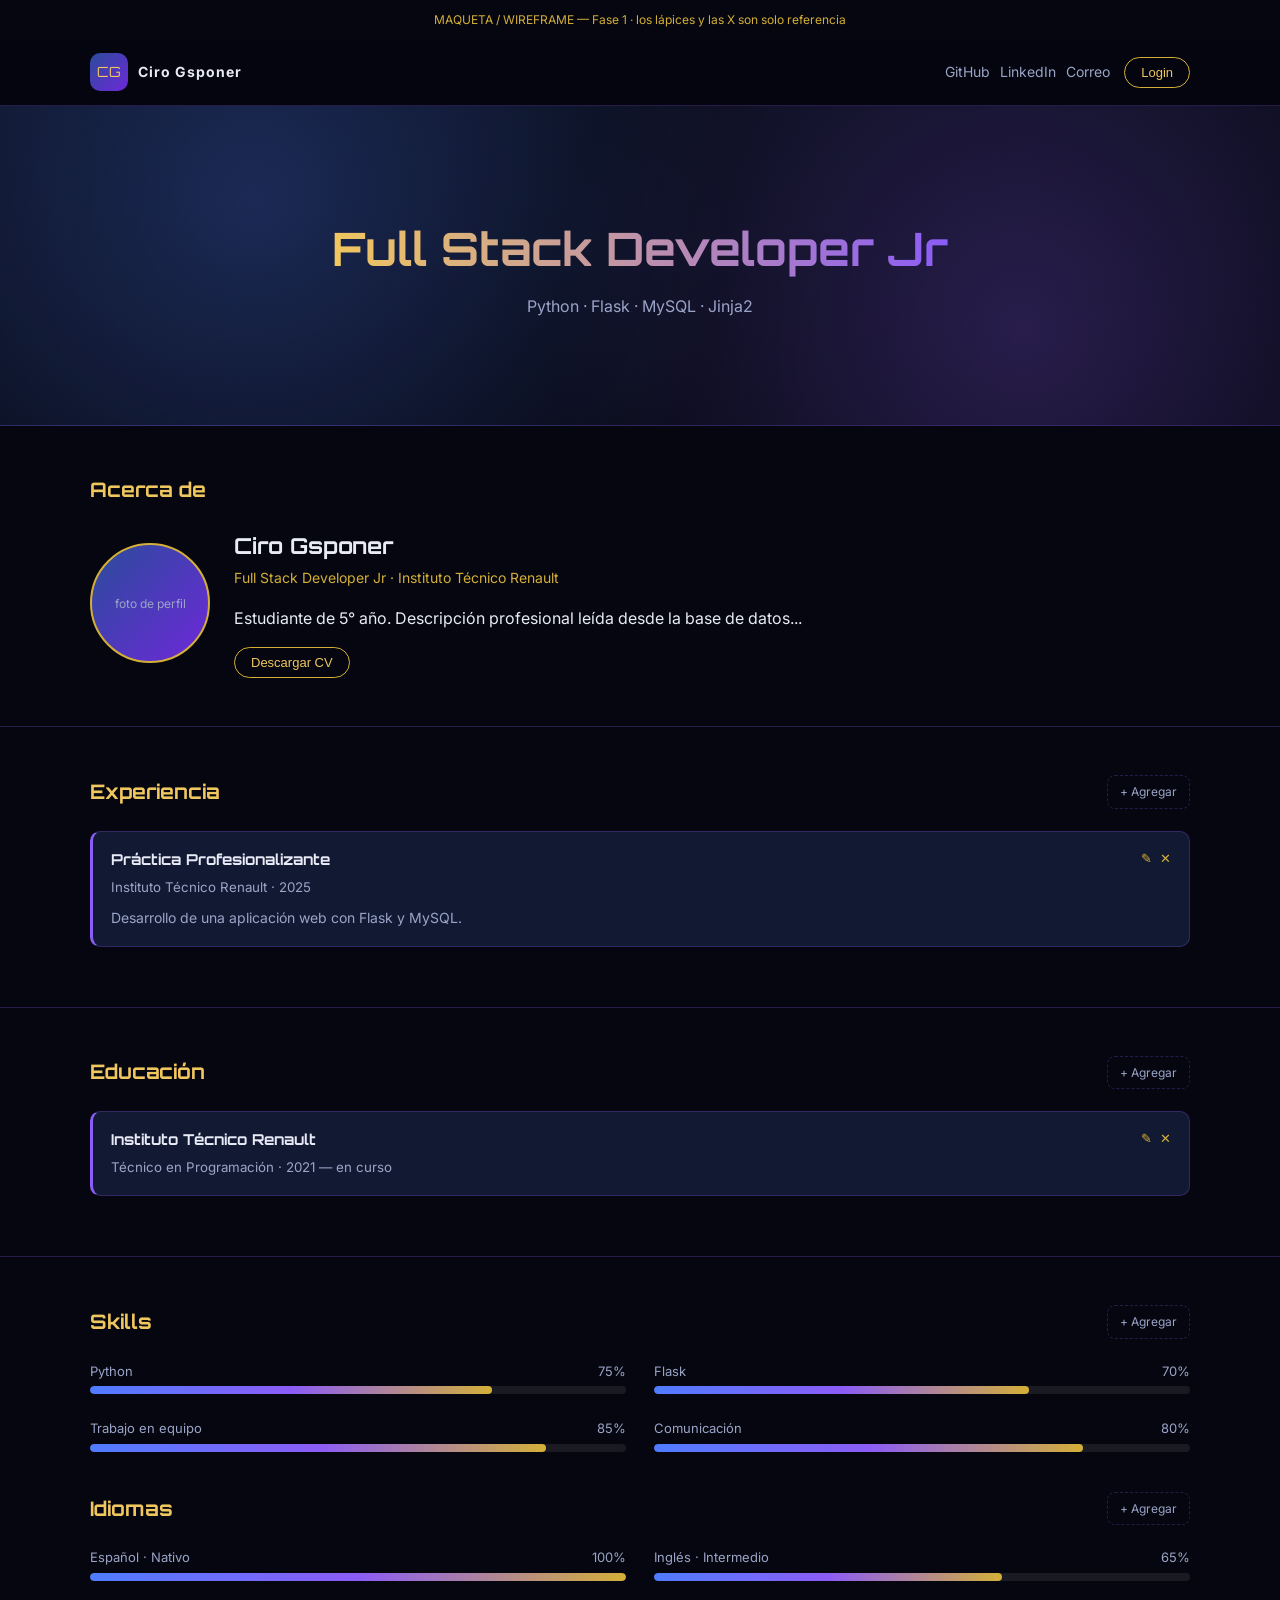
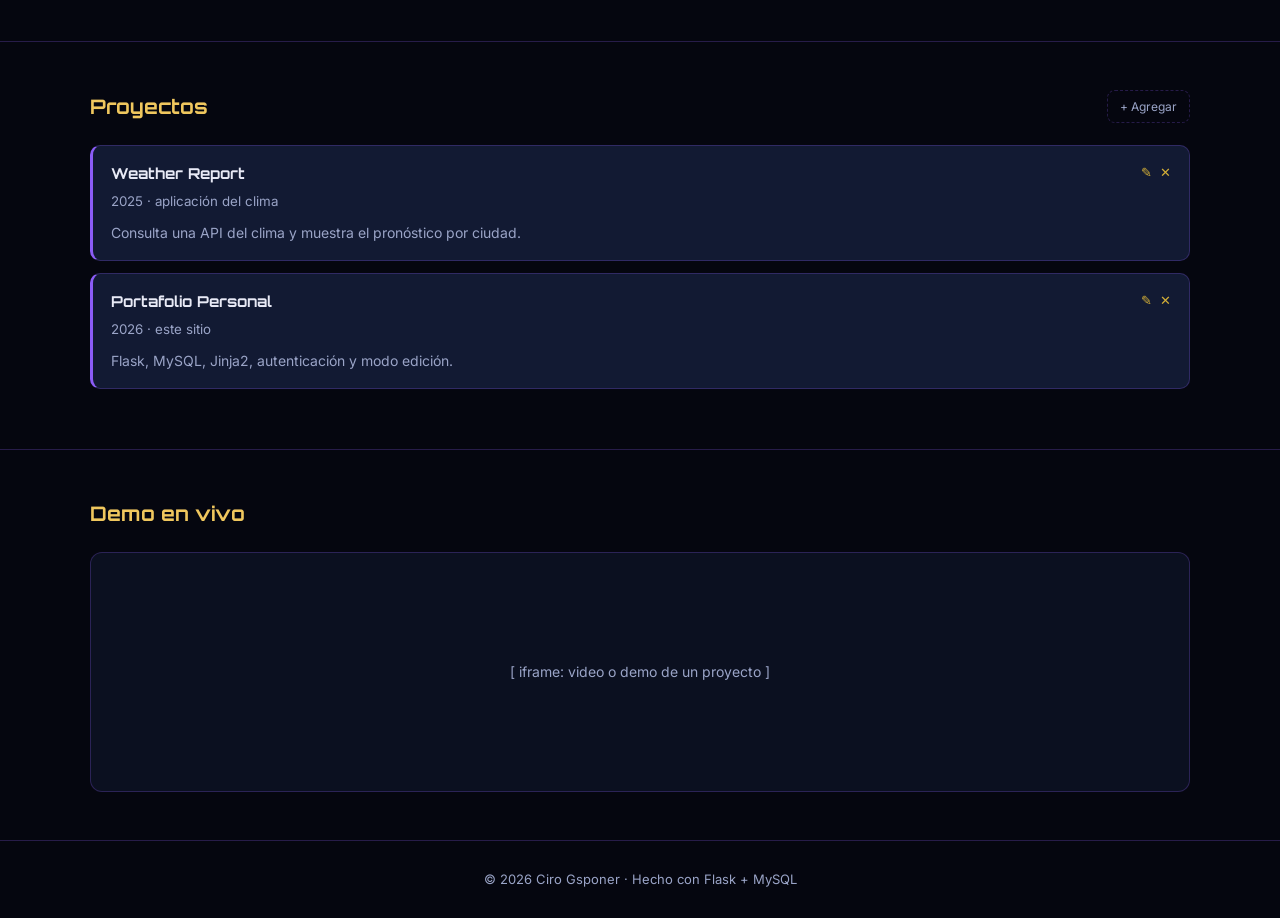
<file: docs/wireframe.html>
<!DOCTYPE html>
<html lang="es">
<head>
  <meta charset="UTF-8">
  <meta name="viewport" content="width=device-width, initial-scale=1.0">
  <title>Wireframe — Portfolio Ciro Gsponer</title>

  <!-- Tipografías previstas para la Fase 3 -->
  <link rel="preconnect" href="https://fonts.googleapis.com">
  <link rel="preconnect" href="https://fonts.gstatic.com" crossorigin>
  <link href="https://fonts.googleapis.com/css2?family=Inter:wght@400;600&family=Orbitron:wght@600;800&display=swap" rel="stylesheet">

  <!--
    MAQUETA ESTÁTICA (Fase 1).
    No es la plantilla final: sirve para acordar el layout y la paleta.
  -->
  <style>
    /* Variables de color: un solo lugar para toda la paleta nocturna */
    :root {
      --fondo: #05060f;
      --fondo-2: #0b1020;
      --tarjeta: #121a33;
      --azul: #2b4c9b;
      --azul-acento: #4f7cff;
      --morado: #6d28d9;
      --morado-claro: #8b5cf6;
      --dorado: #d4af37;
      --dorado-claro: #f0c75e;
      --texto: #e8eaf6;
      --texto-suave: #9aa4c7;
      --borde: rgba(139, 92, 246, 0.25);
    }

    * { box-sizing: border-box; }

    body {
      margin: 0;
      background: var(--fondo);
      color: var(--texto);
      font-family: 'Inter', Arial, sans-serif;
      line-height: 1.6;
    }

    h1, h2, h3 { font-family: 'Orbitron', Arial, sans-serif; }

    .contenedor {
      width: min(1100px, 92%);
      margin: 0 auto;
    }

    /* ---------- HEADER ---------- */
    header {
      position: sticky;
      top: 0;
      z-index: 10;
      background: rgba(5, 6, 15, 0.9);
      border-bottom: 1px solid var(--borde);
      backdrop-filter: blur(8px);
    }

    .header-interno {
      display: flex;
      align-items: center;
      justify-content: space-between;
      padding: 14px 0;
      gap: 12px;
    }

    .marca { display: flex; align-items: center; gap: 10px; }
    .logo {
      width: 38px; height: 38px;
      display: grid; place-items: center;
      border-radius: 10px;
      background: linear-gradient(135deg, var(--azul), var(--morado));
      color: var(--dorado-claro);
      font-family: 'Orbitron', sans-serif;
      font-size: 14px;
    }
    .marca strong { letter-spacing: 1px; font-size: 14px; }

    .acciones { display: flex; align-items: center; gap: 14px; }
    .redes { display: flex; gap: 10px; color: var(--texto-suave); font-size: 14px; }

    .boton {
      border: 1px solid var(--dorado);
      background: transparent;
      color: var(--dorado-claro);
      padding: 7px 16px;
      border-radius: 999px;
      font-size: 13px;
      cursor: pointer;
    }
    .boton:hover { background: var(--dorado); color: #120d02; }

    /* ---------- BANNER ---------- */
    .banner {
      min-height: 320px;
      display: grid;
      place-items: center;
      text-align: center;
      padding: 40px 20px;
      background:
        radial-gradient(circle at 20% 30%, rgba(79, 124, 255, 0.25), transparent 45%),
        radial-gradient(circle at 80% 70%, rgba(139, 92, 246, 0.25), transparent 45%),
        linear-gradient(160deg, var(--fondo-2), var(--fondo));
      border-bottom: 1px solid var(--borde);
    }
    .banner h1 {
      margin: 0 0 8px;
      font-size: clamp(26px, 5vw, 46px);
      background: linear-gradient(90deg, var(--dorado-claro), var(--morado-claro));
      -webkit-background-clip: text;
      background-clip: text;
      color: transparent;
    }
    .banner p { margin: 0; color: var(--texto-suave); }

    /* ---------- SECCIONES ---------- */
    section { padding: 48px 0; border-bottom: 1px solid var(--borde); }

    .titulo-seccion {
      display: flex;
      align-items: center;
      justify-content: space-between;
      gap: 12px;
      margin-bottom: 22px;
    }
    .titulo-seccion h2 { margin: 0; font-size: 20px; color: var(--dorado-claro); }
    .agregar {
      font-size: 12px;
      color: var(--texto-suave);
      border: 1px dashed var(--borde);
      padding: 6px 12px;
      border-radius: 8px;
    }

    /* Acerca de */
    .acerca { display: flex; gap: 24px; align-items: center; flex-wrap: wrap; }
    .foto {
      width: 120px; height: 120px;
      border-radius: 50%;
      background: linear-gradient(135deg, var(--azul), var(--morado));
      border: 2px solid var(--dorado);
      display: grid; place-items: center;
      color: var(--texto-suave); font-size: 12px;
      flex-shrink: 0;
    }
    .acerca-texto { flex: 1; min-width: 240px; }
    .acerca-texto h3 { margin: 0 0 4px; font-size: 22px; }
    .acerca-texto .rol { color: var(--dorado); font-size: 14px; margin-bottom: 10px; }

    /* Tarjetas de items (experiencia, educación, proyectos) */
    .item {
      background: var(--tarjeta);
      border: 1px solid var(--borde);
      border-left: 3px solid var(--morado-claro);
      border-radius: 10px;
      padding: 16px 18px;
      margin-bottom: 12px;
      display: flex;
      justify-content: space-between;
      gap: 12px;
      align-items: flex-start;
    }
    .item h3 { margin: 0 0 2px; font-size: 15px; }
    .item small { color: var(--texto-suave); }
    .item p { margin: 8px 0 0; color: var(--texto-suave); font-size: 14px; }
    .iconos-edicion { display: flex; gap: 8px; color: var(--dorado); flex-shrink: 0; font-size: 13px; }

    /* Skills */
    .skills-grid {
      display: grid;
      grid-template-columns: repeat(2, minmax(0, 1fr));
      gap: 12px 28px;
    }
    .barra { margin-bottom: 12px; }
    .barra .etiqueta {
      display: flex;
      justify-content: space-between;
      font-size: 13px;
      color: var(--texto-suave);
      margin-bottom: 5px;
    }
    .pista { height: 8px; background: rgba(255, 255, 255, 0.08); border-radius: 99px; overflow: hidden; }
    .relleno {
      height: 100%;
      border-radius: 99px;
      background: linear-gradient(90deg, var(--azul-acento), var(--morado-claro), var(--dorado));
    }

    /* Iframe de demo */
    .marco-iframe {
      border: 1px solid var(--borde);
      border-radius: 12px;
      overflow: hidden;
      background: var(--fondo-2);
      min-height: 240px;
      display: grid;
      place-items: center;
      color: var(--texto-suave);
      font-size: 14px;
    }

    footer { padding: 28px 0; text-align: center; color: var(--texto-suave); font-size: 13px; }

    .nota {
      max-width: 1100px;
      margin: 0 auto;
      padding: 10px 0;
      font-size: 12px;
      color: var(--dorado);
      text-align: center;
    }

    /* ---------- RESPONSIVE (los 3 tamaños pedidos) ---------- */
    /* TABLET: 576px a 991px → menos espacio, skills en 2 columnas */
    @media (max-width: 991px) {
      .banner { min-height: 260px; }
      section { padding: 36px 0; }
    }

    /* MOBILE: menos de 576px → una sola columna y redes ocultas */
    @media (max-width: 575px) {
      .redes { display: none; }
      .skills-grid { grid-template-columns: 1fr; }
      .acerca { flex-direction: column; text-align: center; }
      .item { flex-direction: column; }
      .titulo-seccion { flex-direction: column; align-items: flex-start; }
      .banner h1 { font-size: 26px; }
    }
  </style>
</head>
<body>

  <p class="nota">MAQUETA / WIREFRAME — Fase 1 · los lápices y las X son solo referencia</p>

  <!-- HEADER: logo + nombre a la izquierda; redes y login a la derecha -->
  <header>
    <div class="contenedor header-interno">
      <div class="marca">
        <div class="logo">CG</div>
        <strong>Ciro Gsponer</strong>
      </div>
      <div class="acciones">
        <span class="redes">
          <span>GitHub</span>
          <span>LinkedIn</span>
          <span>Correo</span>
        </span>
        <button class="boton">Login</button>
      </div>
    </div>
  </header>

  <!-- BANNER -->
  <div class="banner">
    <div>
      <h1>Full Stack Developer Jr</h1>
      <p>Python · Flask · MySQL · Jinja2</p>
    </div>
  </div>

  <!-- ACERCA DE -->
  <section>
    <div class="contenedor">
      <div class="titulo-seccion"><h2>Acerca de</h2></div>
      <div class="acerca">
        <div class="foto">foto de perfil</div>
        <div class="acerca-texto">
          <h3>Ciro Gsponer</h3>
          <div class="rol">Full Stack Developer Jr · Instituto Técnico Renault</div>
          <p>Estudiante de 5° año. Descripción profesional leída desde la base de datos...</p>
          <button class="boton">Descargar CV</button>
        </div>
      </div>
    </div>
  </section>

  <!-- EXPERIENCIA -->
  <section>
    <div class="contenedor">
      <div class="titulo-seccion">
        <h2>Experiencia</h2>
        <span class="agregar">+ Agregar</span>
      </div>
      <div class="item">
        <div>
          <h3>Práctica Profesionalizante</h3>
          <small>Instituto Técnico Renault · 2025</small>
          <p>Desarrollo de una aplicación web con Flask y MySQL.</p>
        </div>
        <div class="iconos-edicion"><span>✎</span><span>✕</span></div>
      </div>
    </div>
  </section>

  <!-- EDUCACIÓN -->
  <section>
    <div class="contenedor">
      <div class="titulo-seccion">
        <h2>Educación</h2>
        <span class="agregar">+ Agregar</span>
      </div>
      <div class="item">
        <div>
          <h3>Instituto Técnico Renault</h3>
          <small>Técnico en Programación · 2021 — en curso</small>
        </div>
        <div class="iconos-edicion"><span>✎</span><span>✕</span></div>
      </div>
    </div>
  </section>

  <!-- SKILLS E IDIOMAS -->
  <section>
    <div class="contenedor">
      <div class="titulo-seccion">
        <h2>Skills</h2>
        <span class="agregar">+ Agregar</span>
      </div>
      <div class="skills-grid">
        <div class="barra">
          <div class="etiqueta"><span>Python</span><span>75%</span></div>
          <div class="pista"><div class="relleno" style="width: 75%;"></div></div>
        </div>
        <div class="barra">
          <div class="etiqueta"><span>Flask</span><span>70%</span></div>
          <div class="pista"><div class="relleno" style="width: 70%;"></div></div>
        </div>
        <div class="barra">
          <div class="etiqueta"><span>Trabajo en equipo</span><span>85%</span></div>
          <div class="pista"><div class="relleno" style="width: 85%;"></div></div>
        </div>
        <div class="barra">
          <div class="etiqueta"><span>Comunicación</span><span>80%</span></div>
          <div class="pista"><div class="relleno" style="width: 80%;"></div></div>
        </div>
      </div>

      <div class="titulo-seccion" style="margin-top: 28px;">
        <h2>Idiomas</h2>
        <span class="agregar">+ Agregar</span>
      </div>
      <div class="skills-grid">
        <div class="barra">
          <div class="etiqueta"><span>Español · Nativo</span><span>100%</span></div>
          <div class="pista"><div class="relleno" style="width: 100%;"></div></div>
        </div>
        <div class="barra">
          <div class="etiqueta"><span>Inglés · Intermedio</span><span>65%</span></div>
          <div class="pista"><div class="relleno" style="width: 65%;"></div></div>
        </div>
      </div>
    </div>
  </section>

  <!-- PROYECTOS -->
  <section>
    <div class="contenedor">
      <div class="titulo-seccion">
        <h2>Proyectos</h2>
        <span class="agregar">+ Agregar</span>
      </div>
      <div class="item">
        <div>
          <h3>Weather Report</h3>
          <small>2025 · aplicación del clima</small>
          <p>Consulta una API del clima y muestra el pronóstico por ciudad.</p>
        </div>
        <div class="iconos-edicion"><span>✎</span><span>✕</span></div>
      </div>
      <div class="item">
        <div>
          <h3>Portafolio Personal</h3>
          <small>2026 · este sitio</small>
          <p>Flask, MySQL, Jinja2, autenticación y modo edición.</p>
        </div>
        <div class="iconos-edicion"><span>✎</span><span>✕</span></div>
      </div>
    </div>
  </section>

  <!-- IFRAME DE DEMO -->
  <section>
    <div class="contenedor">
      <div class="titulo-seccion"><h2>Demo en vivo</h2></div>
      <div class="marco-iframe">[ iframe: video o demo de un proyecto ]</div>
    </div>
  </section>

  <footer>© 2026 Ciro Gsponer · Hecho con Flask + MySQL</footer>

</body>
</html>
</file>
